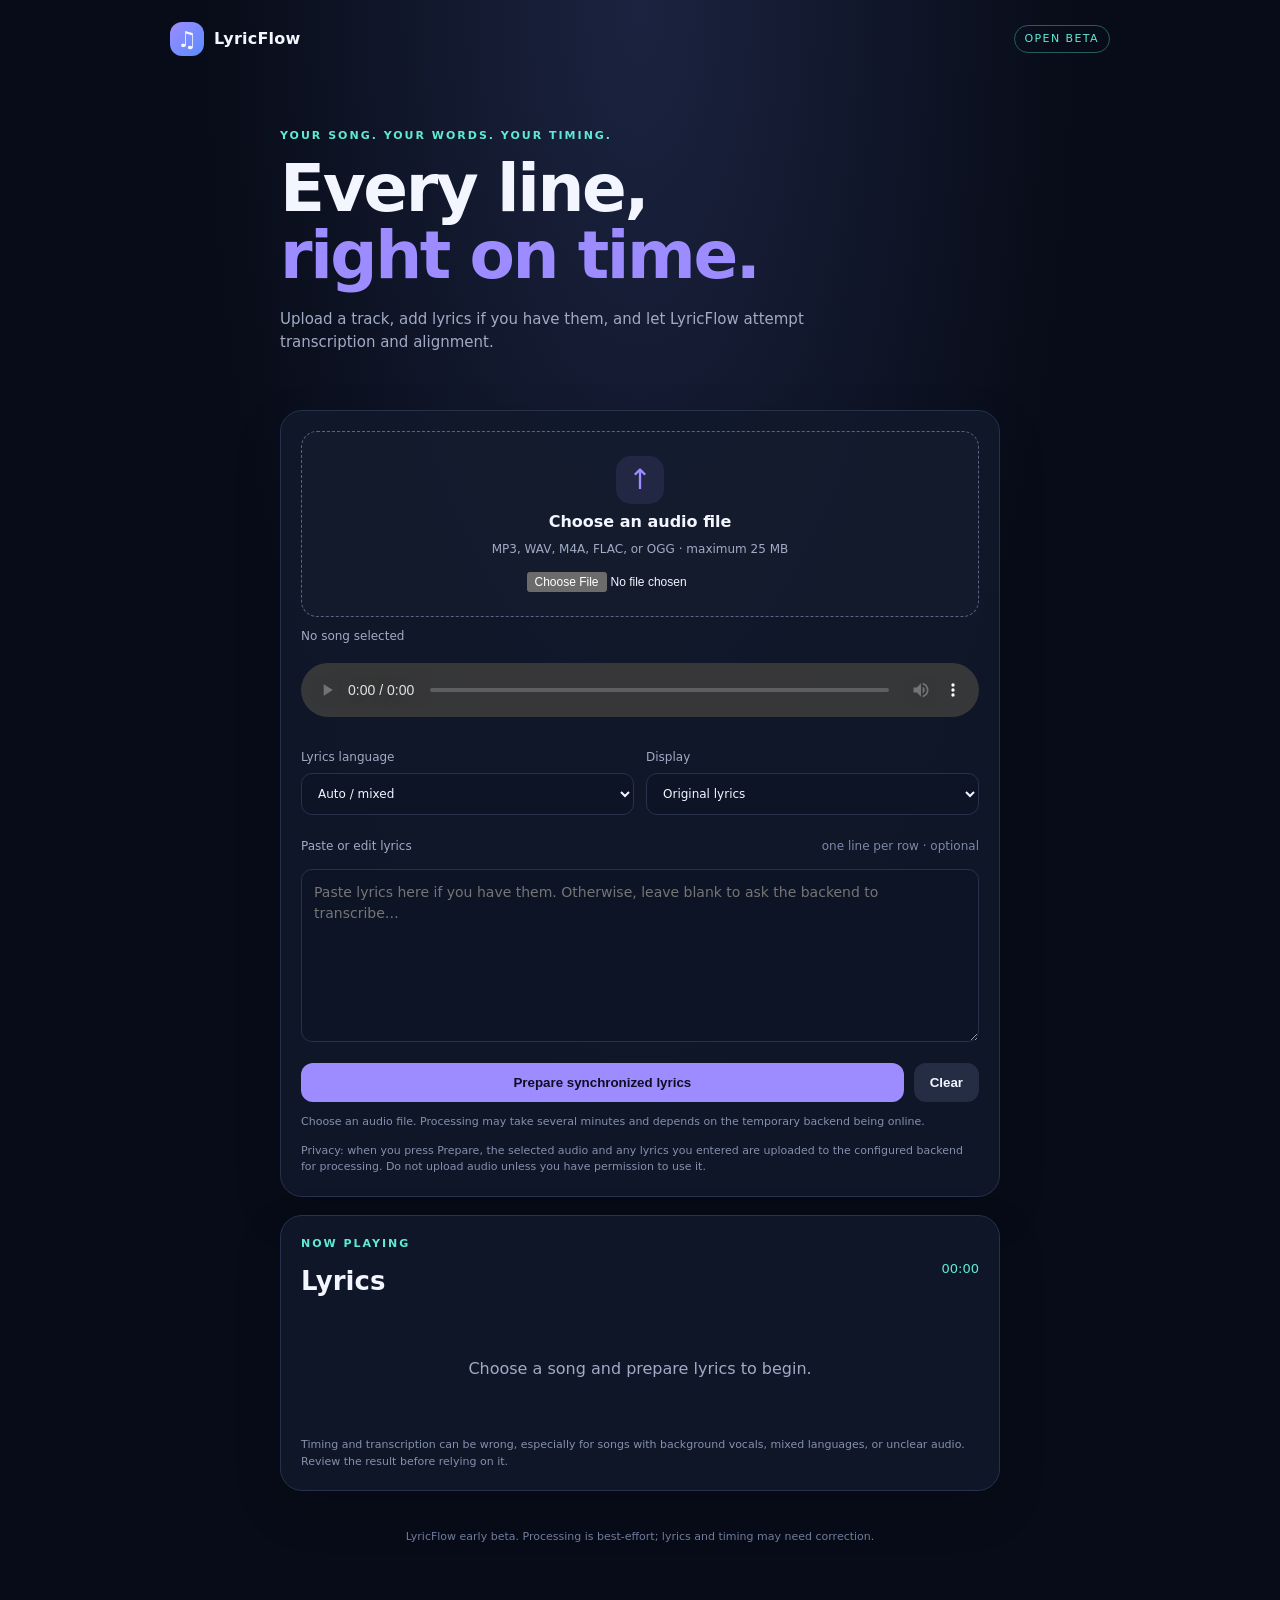
<file: index.html>
<!doctype html>
<html lang="en">
<head>
  <meta charset="utf-8">
  <meta name="viewport" content="width=device-width, initial-scale=1">
  <meta name="theme-color" content="#0b1020">
  <title>LyricFlow — synchronized lyrics</title>
  <link rel="stylesheet" href="styles.css">
</head>
<body>
  <header class="topbar">
    <a class="brand" href="#"><span class="brand-mark">♫</span><span>LyricFlow</span></a>
    <span class="beta">OPEN BETA</span>
  </header>
  <main>
    <section class="hero">
      <p class="eyebrow">YOUR SONG. YOUR WORDS. YOUR TIMING.</p>
      <h1>Every line,<br><span>right on time.</span></h1>
      <p class="sub">Upload a track, add lyrics if you have them, and let LyricFlow attempt transcription and alignment.</p>
    </section>

    <section class="panel">
      <label class="upload" for="audioFile">
        <span class="upload-icon">↑</span>
        <strong>Choose an audio file</strong>
        <span>MP3, WAV, M4A, FLAC, or OGG · maximum 25 MB</span>
        <input id="audioFile" type="file" accept=".mp3,.wav,.m4a,.flac,.ogg,audio/*">
      </label>
      <div id="fileName" class="file-name">No song selected</div>
      <audio id="audio" controls></audio>

      <div class="controls-row">
        <label class="field">Lyrics language
          <select id="language">
            <option value="auto">Auto / mixed</option>
            <option value="te">Telugu</option>
            <option value="hi">Hindi</option>
            <option value="en">English</option>
          </select>
        </label>
        <label class="field">Display
          <select id="script">
            <option value="original">Original lyrics</option>
            <option value="roman">Romanized lyrics (if provided)</option>
            <option value="translation">Translation (if provided)</option>
          </select>
        </label>
      </div>

      <label class="field lyrics-label" for="lyricsInput">Paste or edit lyrics <span>one line per row · optional</span></label>
      <textarea id="lyricsInput" rows="7" placeholder="Paste lyrics here if you have them. Otherwise, leave blank to ask the backend to transcribe…"></textarea>
      <div class="button-row">
        <button id="buildBtn" class="primary" type="button">Prepare synchronized lyrics</button>
        <button id="clearBtn" class="secondary" type="button">Clear</button>
      </div>
      <p id="status" class="hint" role="status" aria-live="polite">Choose an audio file. Processing may take several minutes and depends on the temporary backend being online.</p>
      <p class="hint">Privacy: when you press Prepare, the selected audio and any lyrics you entered are uploaded to the configured backend for processing. Do not upload audio unless you have permission to use it.</p>
    </section>

    <section class="lyrics-panel">
      <div class="lyrics-head">
        <div><p class="eyebrow">NOW PLAYING</p><h2>Lyrics</h2></div>
        <span id="timeReadout" class="time">00:00</span>
      </div>
      <div id="lyricsView" class="lyrics-view">
        <p class="empty">Choose a song and prepare lyrics to begin.</p>
      </div>
      <p class="hint">Timing and transcription can be wrong, especially for songs with background vocals, mixed languages, or unclear audio. Review the result before relying on it.</p>
    </section>
    <footer>LyricFlow early beta. Processing is best-effort; lyrics and timing may need correction.</footer>
  </main>

<script>
(() => {
  // This is a temporary Cloudflare Quick Tunnel URL. It changes if the tunnel restarts.
  const API_BASE = "https://owns-depot-attorney-ctl.trycloudflare.com";

  const fileInput = document.getElementById("audioFile");
  const fileName = document.getElementById("fileName");
  const audio = document.getElementById("audio");
  const language = document.getElementById("language");
  const script = document.getElementById("script");
  const lyricsInput = document.getElementById("lyricsInput");
  const buildBtn = document.getElementById("buildBtn");
  const clearBtn = document.getElementById("clearBtn");
  const status = document.getElementById("status");
  const lyricsView = document.getElementById("lyricsView");
  const timeReadout = document.getElementById("timeReadout");

  let audioUrl = null;
  let lyricLines = [];

  function setStatus(message) { status.textContent = message; }

  function fmtTime(seconds) {
    const s = Math.max(0, Number(seconds) || 0);
    const m = Math.floor(s / 60);
    const rest = Math.floor(s % 60);
    return String(m).padStart(2, "0") + ":" + String(rest).padStart(2, "0");
  }

  fileInput.addEventListener("change", () => {
    const file = fileInput.files && fileInput.files[0];
    if (!file) return;
    fileName.textContent = file.name + " · " + (file.size / (1024 * 1024)).toFixed(1) + " MB";
    if (audioUrl) URL.revokeObjectURL(audioUrl);
    audioUrl = URL.createObjectURL(file);
    audio.src = audioUrl;
    audio.load();
    setStatus("Audio selected. Press Prepare synchronized lyrics to send it to the backend.");
  });

  function extractLines(result) {
    // Accept several common segment formats returned by speech/transcription libraries.
    const candidates = [
      result?.segments, result?.lyrics?.segments, result?.alignment?.segments,
      result?.data?.segments, result?.words
    ];
    for (const arr of candidates) {
      if (Array.isArray(arr) && arr.length) {
        const mapped = arr.map((item, i) => {
          const text = String(item.text ?? item.word ?? item.line ?? "").trim();
          const start = Number(item.start ?? item.start_time ?? item.startTime ?? 0);
          const end = Number(item.end ?? item.end_time ?? item.endTime ?? start + 3);
          return { text, start: Number.isFinite(start) ? start : i * 3,
                   end: Number.isFinite(end) ? end : (i + 1) * 3 };
        }).filter(x => x.text);
        if (mapped.length) return mapped;
      }
    }

    const textCandidates = [
      result?.transcript, result?.text, result?.lyrics, result?.transcription,
      result?.result?.text, result?.data?.text
    ];
    for (const val of textCandidates) {
      if (typeof val === "string" && val.trim()) {
        return val.split(/\r?\n/).map(s => s.trim()).filter(Boolean)
          .map((text, i, arr) => ({ text, start: i * 3, end: (i + 1) * 3 }));
      }
    }
    return [];
  }

  function renderLines(lines) {
    lyricLines = lines;
    lyricsView.replaceChildren();
    if (!lines.length) {
      const p = document.createElement("p");
      p.className = "empty";
      p.textContent = "The backend responded, but no readable lyric lines were found in its response.";
      lyricsView.appendChild(p);
      return;
    }
    lines.forEach((line, i) => {
      const row = document.createElement("div");
      row.className = "lyric-line";
      row.dataset.index = String(i);
      const text = document.createElement("span");
      text.className = "lyric-text";
      text.textContent = line.text;
      const time = document.createElement("span");
      time.className = "lyric-time";
      time.textContent = fmtTime(line.start);
      row.append(text, time);
      row.title = "Click to seek to " + fmtTime(line.start);
      row.addEventListener("click", () => { audio.currentTime = line.start; audio.play().catch(() => {}); });
      lyricsView.appendChild(row);
    });
  }

  function activeLine() {
    const t = audio.currentTime || 0;
    const idx = lyricLines.findIndex((line, i) =>
      t >= line.start && (t < line.end || i === lyricLines.length - 1));
    lyricsView.querySelectorAll(".lyric-line").forEach((el, i) => {
      el.classList.toggle("active", i === idx);
      if (i === idx) el.scrollIntoView({ block: "nearest", behavior: "smooth" });
    });
    timeReadout.textContent = fmtTime(t);
  }
  audio.addEventListener("timeupdate", activeLine);
  audio.addEventListener("seeked", activeLine);

  buildBtn.addEventListener("click", async () => {
    const file = fileInput.files && fileInput.files[0];
    if (!file) {
      setStatus("Please choose an audio file first.");
      fileInput.focus();
      return;
    }
    if (file.size > 25 * 1024 * 1024) {
      setStatus("This file is over 25 MB. Choose a smaller audio file.");
      return;
    }

    const form = new FormData();
    form.append("file", file);
    form.append("lang", language.value);
    form.append("lyrics", lyricsInput.value.trim());

    buildBtn.disabled = true;
    buildBtn.textContent = "Processing… please wait";
    setStatus("Uploading audio and processing it. This may take several minutes. Keep this tab and the backend running.");
    try {
      const response = await fetch(API_BASE + "/api/process", { method: "POST", body: form });
      const raw = await response.text();
      let data;
      try { data = JSON.parse(raw); } catch { data = { detail: raw }; }
      if (!response.ok) {
        const detail = data.detail || data.error || ("HTTP " + response.status);
        throw new Error(typeof detail === "string" ? detail : JSON.stringify(detail));
      }
      const lines = extractLines(data);
      if (!lines.length) {
        console.log("LyricFlow backend response:", data);
        setStatus("Backend responded, but its output format wasn't recognized. Open the browser console and share the response so I can map it correctly.");
        renderLines([]);
      } else {
        renderLines(lines);
        setStatus("Processing finished. Check the lyrics and timing; they may need correction.");
        if (audio.paused) audio.play().catch(() => {});
      }
    } catch (err) {
      console.error("LyricFlow request failed:", err);
      const msg = String(err && err.message || err);
      if (msg.includes("Failed to fetch") || msg.includes("NetworkError")) {
        setStatus("Could not reach the backend. Check that the Colab API and Cloudflare tunnel are both running and that the tunnel URL is current.");
      } else {
        setStatus("Processing failed: " + msg);
      }
    } finally {
      buildBtn.disabled = false;
      buildBtn.textContent = "Prepare synchronized lyrics";
    }
  });

  clearBtn.addEventListener("click", () => {
    fileInput.value = "";
    lyricsInput.value = "";
    audio.pause();
    audio.removeAttribute("src");
    audio.load();
    if (audioUrl) URL.revokeObjectURL(audioUrl);
    audioUrl = null;
    fileName.textContent = "No song selected";
    lyricLines = [];
    lyricsView.innerHTML = '<p class="empty">Choose a song and prepare lyrics to begin.</p>';
    timeReadout.textContent = "00:00";
    setStatus("Cleared. Choose an audio file to start again.");
  });

  script.addEventListener("change", () => {
    if (script.value !== "original") {
      setStatus("Romanized lyrics and translations are display options only when the backend supplies those versions; this beta does not generate them separately yet.");
    }
  });
})();
</script>
</body>
</html>
</file>
<file: styles.css>
:root{color-scheme:dark;--bg:#080c18;--panel:#11182b;--panel2:#0d1425;--line:#27314b;--text:#f4f6ff;--muted:#a1abc5;--accent:#9c8cff;--accent2:#5eead4}
*{box-sizing:border-box}body{margin:0;background:radial-gradient(ellipse at top,#1b2340 0,#080c18 48%);color:var(--text);font-family:Inter,ui-sans-serif,system-ui,-apple-system,Segoe UI,sans-serif;line-height:1.5}
.topbar{max-width:980px;margin:auto;padding:22px 20px;display:flex;justify-content:space-between;align-items:center}.brand{display:flex;gap:10px;align-items:center;color:var(--text);text-decoration:none;font-weight:800;letter-spacing:.2px}.brand-mark{display:grid;place-items:center;width:34px;height:34px;border-radius:12px;background:linear-gradient(135deg,var(--accent),#5b8cff);font-size:22px}.beta{font-size:11px;letter-spacing:1.4px;color:var(--accent2);border:1px solid #245c60;border-radius:30px;padding:5px 10px}
main{max-width:760px;margin:auto;padding:20px}.hero{padding:30px 0 24px}.eyebrow{font-size:11px;letter-spacing:2px;font-weight:800;color:var(--accent2);margin:0 0 10px}.hero h1{font-size:clamp(38px,8vw,66px);line-height:1.03;letter-spacing:-2.4px;margin:0}.hero h1 span{color:var(--accent)}.sub{max-width:570px;color:var(--muted);font-size:15px;margin-top:18px}
.panel,.lyrics-panel{background:rgba(17,24,43,.88);border:1px solid var(--line);border-radius:22px;padding:20px;margin:18px 0;box-shadow:0 18px 50px #0002}.upload{display:flex;align-items:center;flex-direction:column;text-align:center;gap:6px;border:1px dashed #596384;border-radius:16px;padding:24px 12px;cursor:pointer;background:#ffffff04}.upload:hover{border-color:var(--accent)}.upload-icon{font-size:28px;color:var(--accent);background:#9c8cff1b;width:48px;height:48px;border-radius:15px;display:grid;place-items:center}.upload strong{font-size:16px}.upload span:last-of-type{font-size:12px;color:var(--muted)}input[type=file]{max-width:100%;font-size:12px;margin-top:8px}.file-name{font-size:12px;color:var(--muted);margin:10px 0}audio{width:100%;margin:8px 0 16px}.controls-row{display:grid;grid-template-columns:1fr 1fr;gap:12px}.field{display:flex;flex-direction:column;gap:7px;font-size:12px;color:var(--muted);margin:8px 0 14px}select,textarea{width:100%;border:1px solid var(--line);background:var(--panel2);color:var(--text);border-radius:11px;padding:12px;font:inherit}textarea{resize:vertical;min-height:130px;font-size:14px}.lyrics-label{display:block}.lyrics-label span{float:right;color:#7d89a9}.button-row{display:flex;gap:10px;margin-top:14px}button{border:0;border-radius:12px;padding:12px 16px;font-weight:750;cursor:pointer}.primary{background:var(--accent);color:#100d25;flex:1}.secondary{background:#252d45;color:var(--text)}.hint{font-size:11px;color:#8490ad;margin:12px 0 0}.lyrics-head{display:flex;justify-content:space-between;align-items:center}.lyrics-head h2{margin:0;font-size:26px}.time{font-variant-numeric:tabular-nums;color:var(--accent2);font-size:13px}.lyrics-view{display:flex;flex-direction:column;gap:9px;margin:18px 0}.lyric-line{padding:12px;border:1px solid transparent;border-radius:12px;background:#ffffff04;color:#aab4cd;display:flex;gap:12px;align-items:center}.lyric-line.active{background:#9c8cff1b;border-color:#7163c8;color:#fff}.lyric-text{flex:1;font-size:16px}.timestamp{font-size:11px;color:#8490ad;min-width:42px}.line-time{width:72px;padding:6px;font-size:11px}.empty{text-align:center;color:var(--muted);padding:22px 0}footer{text-align:center;color:#707c9b;font-size:11px;padding:20px 0 40px}
@media(max-width:520px){main{padding:14px}.panel,.lyrics-panel{padding:15px;border-radius:17px}.controls-row{grid-template-columns:1fr}.hero{padding-top:20px}.button-row{flex-direction:column}.lyrics-label span{float:none;display:block;margin-top:3px}.lyric-text{font-size:14px}}
</file>
